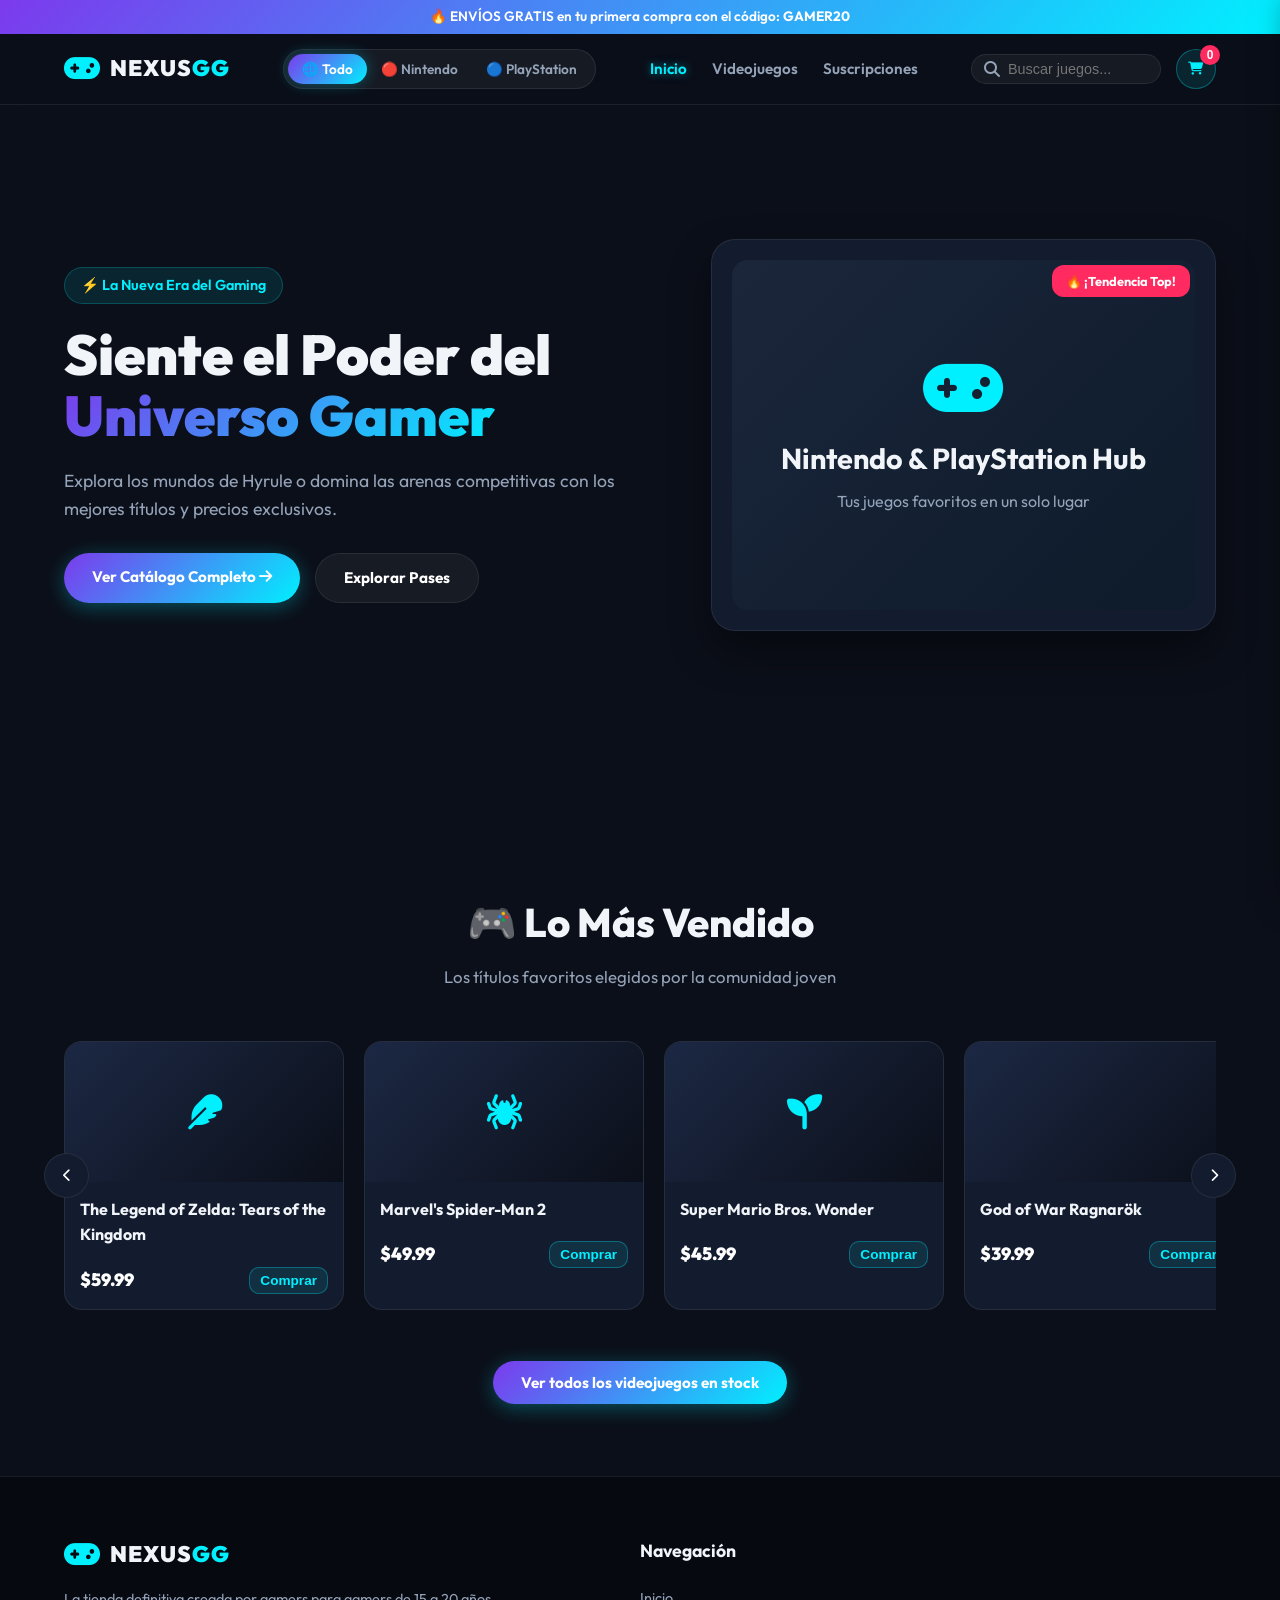
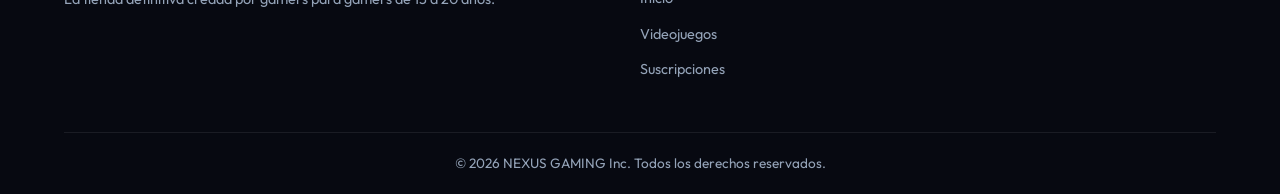
<file: index.html>
<!DOCTYPE html>
<html lang="es">
<head>
    <meta charset="UTF-8">
    <meta name="viewport" content="width=device-width, initial-scale=1.0">
    <title>NEXUS GAMING | Nintendo & PlayStation</title>
    <link rel="stylesheet" href="styles.css">
    <link href="https://fonts.googleapis.com/css2?family=Outfit:wght@400;600;700;900&display=swap" rel="stylesheet">
    <link rel="stylesheet" href="https://cdnjs.cloudflare.com/ajax/libs/font-awesome/6.4.0/css/all.min.css">
</head>
<body data-theme="all">

    <!-- HEADER & NAVBAR -->
    <header class="header">
        <div class="top-announcement">
            <span>🔥 ENVÍOS GRATIS en tu primera compra con el código: <strong>GAMER20</strong></span>
        </div>
        <nav class="navbar">
            <div class="logo" onclick="window.location.href='index.html'">
                <i class="fa-solid fa-gamepad logo-icon"></i>
                <span class="logo-text">NEXUS<span>GG</span></span>
            </div>

            <!-- Platform Switcher -->
            <div class="platform-switcher">
                <button class="switch-btn active" data-platform="all">🌐 Todo</button>
                <button class="switch-btn" data-platform="nintendo">🔴 Nintendo</button>
                <button class="switch-btn" data-platform="playstation">🔵 PlayStation</button>
            </div>

            <!-- Enlaces corregidos apuntando a los HTML reales -->
            <ul class="nav-links">
                <li><a href="index.html" class="active">Inicio</a></li>
                <li><a href="juegos.html">Videojuegos</a></li>
                <li><a href="suscripciones.html">Suscripciones</a></li>
            </ul>

            <div class="nav-actions">
                <div class="search-box">
                    <i class="fa-solid fa-magnifying-glass"></i>
                    <input type="text" id="search-input" placeholder="Buscar juegos...">
                </div>
                <button class="cart-trigger" id="cart-btn">
                    <i class="fa-solid fa-cart-shopping"></i>
                    <span class="cart-badge" id="cart-count">0</span>
                </button>
            </div>
        </nav>
    </header>

    <main>
        <!-- HERO SECTION -->
        <section id="inicio" class="hero-section">
            <div class="hero-content">
                <div class="hero-badge">⚡ La Nueva Era del Gaming</div>
                <h1>Siente el Poder del <span class="highlight">Universo Gamer</span></h1>
                <p>Explora los mundos de Hyrule o domina las arenas competitivas con los mejores títulos y precios exclusivos.</p>
                <div class="hero-buttons">
                    <a href="juegos.html" class="btn-primary">Ver Catálogo Completo <i class="fa-solid fa-arrow-right"></i></a>
                    <a href="suscripciones.html" class="btn-secondary">Explorar Pases</a>
                </div>
            </div>
            <div class="hero-banner-card">
                <div class="floating-badge">🔥 ¡Tendencia Top!</div>
                <div class="banner-img-container">
                    <div class="game-cover-art">
                        <i class="fa-solid fa-gamepad"></i>
                        <h3>Nintendo & PlayStation Hub</h3>
                        <p>Tus juegos favoritos en un solo lugar</p>
                    </div>
                </div>
            </div>
        </section>

        <!-- SECCIÓN DESTACADOS EN HOME -->
        <section class="section">
            <div class="section-header">
                <h2>🎮 Lo Más Vendido</h2>
                <p>Los títulos favoritos elegidos por la comunidad joven</p>
            </div>

            <!-- Carrusel interactivo -->
            <div class="carousel-container">
                <button class="carousel-control prev" id="carousel-prev"><i class="fa-solid fa-chevron-left"></i></button>
                <div class="carousel-track-wrapper">
                    <div class="carousel-track" id="game-carousel"></div>
                </div>
                <button class="carousel-control next" id="carousel-next"><i class="fa-solid fa-chevron-right"></i></button>
            </div>

            <div style="text-align: center; margin-top: 30px;">
                <a href="juegos.html" class="btn-primary">Ver todos los videojuegos en stock</a>
            </div>
        </section>
    </main>

    <!-- FOOTER -->
    <footer class="footer">
        <div class="footer-container">
            <div class="footer-col">
                <div class="logo">
                    <i class="fa-solid fa-gamepad logo-icon"></i>
                    <span class="logo-text">NEXUS<span>GG</span></span>
                </div>
                <p>La tienda definitiva creada por gamers para gamers de 15 a 20 años.</p>
            </div>
            <div class="footer-col">
                <h3>Navegación</h3>
                <ul>
                    <li><a href="index.html">Inicio</a></li>
                    <li><a href="juegos.html">Videojuegos</a></li>
                    <li><a href="suscripciones.html">Suscripciones</a></li>
                </ul>
            </div>
        </div>
        <div class="footer-bottom">
            <p>&copy; 2026 NEXUS GAMING Inc. Todos los derechos reservados.</p>
        </div>
    </footer>

    <!-- CARRITO LATERAL -->
    <div class="cart-sidebar" id="cart-sidebar">
        <div class="cart-header">
            <h3><i class="fa-solid fa-cart-shopping"></i> Tu Carrito (<span id="cart-count-sidebar">0</span>)</h3>
            <button class="close-cart" id="close-cart-btn"><i class="fa-solid fa-xmark"></i></button>
        </div>
        <div class="cart-items" id="cart-items-container">
            <p class="empty-cart-msg">Tu carrito está vacío 😢</p>
        </div>
        <div class="cart-footer">
            <div class="coupon-section">
                <input type="text" id="coupon-input" placeholder="Cupón (ej. GAMER20)">
                <button id="apply-coupon-btn">Aplicar</button>
            </div>
            <div class="cart-total-row">
                <span>Total:</span>
                <span id="cart-total-price">$0.00</span>
            </div>
            <button class="checkout-btn" id="checkout-btn">Proceder al Pago</button>
        </div>
    </div>
    <div class="overlay" id="overlay"></div>

    <script src="app.js"></script>
</body>
</html>
</file>
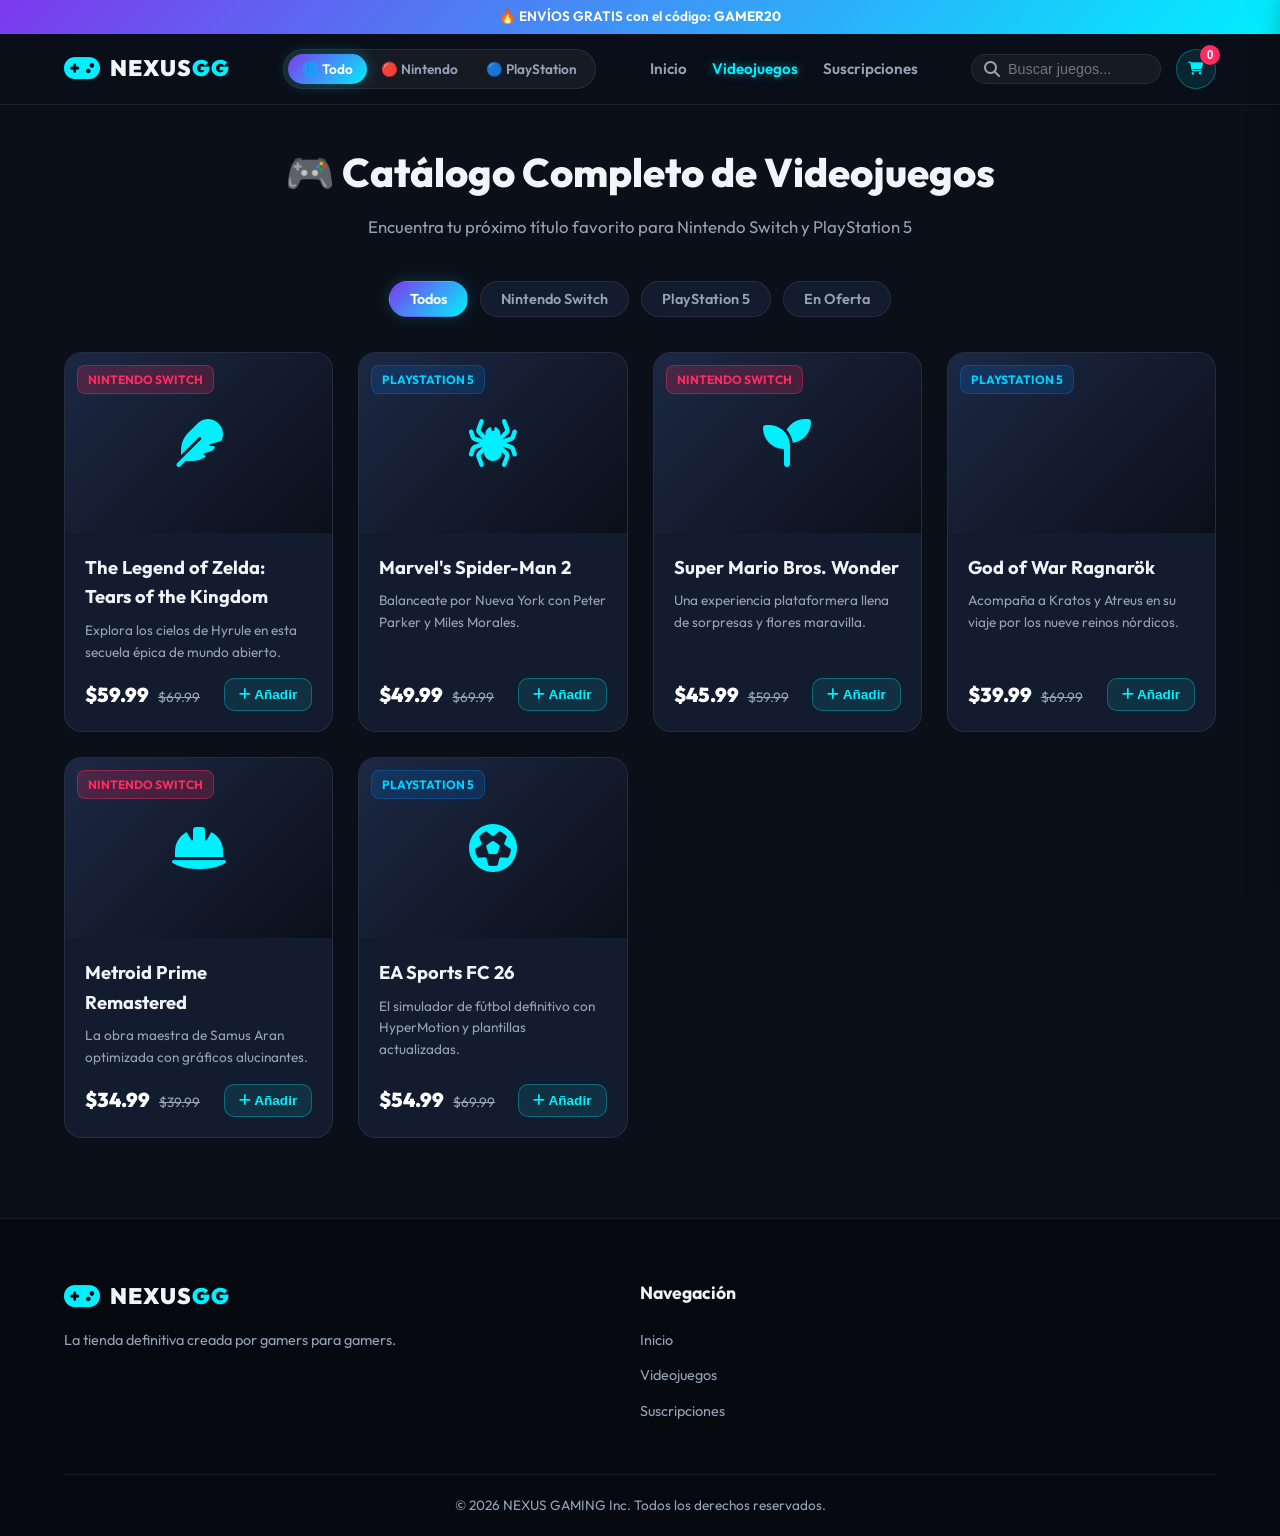
<file: juegos.html>
<!DOCTYPE html>
<html lang="es">
<head>
    <meta charset="UTF-8">
    <meta name="viewport" content="width=device-width, initial-scale=1.0">
    <title>Videojuegos | NEXUS GAMING</title>
    <link rel="stylesheet" href="styles.css">
    <link href="https://fonts.googleapis.com/css2?family=Outfit:wght@400;600;700;900&display=swap" rel="stylesheet">
    <link rel="stylesheet" href="https://cdnjs.cloudflare.com/ajax/libs/font-awesome/6.4.0/css/all.min.css">
</head>
<body data-theme="all">

    <!-- HEADER & NAVBAR -->
    <header class="header">
        <div class="top-announcement">
            <span>🔥 ENVÍOS GRATIS con el código: <strong>GAMER20</strong></span>
        </div>
        <nav class="navbar">
            <div class="logo" onclick="window.location.href='index.html'">
                <i class="fa-solid fa-gamepad logo-icon"></i>
                <span class="logo-text">NEXUS<span>GG</span></span>
            </div>

            <div class="platform-switcher">
                <button class="switch-btn active" data-platform="all">🌐 Todo</button>
                <button class="switch-btn" data-platform="nintendo">🔴 Nintendo</button>
                <button class="switch-btn" data-platform="playstation">🔵 PlayStation</button>
            </div>

            <!-- Menú apuntando correctamente a los archivos -->
            <ul class="nav-links">
                <li><a href="index.html">Inicio</a></li>
                <li><a href="juegos.html" class="active">Videojuegos</a></li>
                <li><a href="suscripciones.html">Suscripciones</a></li>
            </ul>

            <div class="nav-actions">
                <div class="search-box">
                    <i class="fa-solid fa-magnifying-glass"></i>
                    <input type="text" id="search-input" placeholder="Buscar juegos...">
                </div>
                <button class="cart-trigger" id="cart-btn">
                    <i class="fa-solid fa-cart-shopping"></i>
                    <span class="cart-badge" id="cart-count">0</span>
                </button>
            </div>
        </nav>
    </header>

    <main>
        <section class="section" style="padding-top: 140px;">
            <div class="section-header">
                <h2>🎮 Catálogo Completo de Videojuegos</h2>
                <p>Encuentra tu próximo título favorito para Nintendo Switch y PlayStation 5</p>
            </div>

            <!-- Filtros de categoría -->
            <div class="filter-pills" id="filter-pills">
                <button class="pill active" data-filter="all">Todos</button>
                <button class="pill" data-filter="nintendo">Nintendo Switch</button>
                <button class="pill" data-filter="playstation">PlayStation 5</button>
                <button class="pill" data-filter="offer">En Oferta</button>
            </div>

            <!-- Grid de Productos -->
            <div class="product-grid" id="product-grid">
                <!-- Inyectado por app.js -->
            </div>
        </section>
    </main>

    <!-- FOOTER -->
    <footer class="footer">
        <div class="footer-container">
            <div class="footer-col">
                <div class="logo">
                    <i class="fa-solid fa-gamepad logo-icon"></i>
                    <span class="logo-text">NEXUS<span>GG</span></span>
                </div>
                <p>La tienda definitiva creada por gamers para gamers.</p>
            </div>
            <div class="footer-col">
                <h3>Navegación</h3>
                <ul>
                    <li><a href="index.html">Inicio</a></li>
                    <li><a href="juegos.html">Videojuegos</a></li>
                    <li><a href="suscripciones.html">Suscripciones</a></li>
                </ul>
            </div>
        </div>
        <div class="footer-bottom">
            <p>&copy; 2026 NEXUS GAMING Inc. Todos los derechos reservados.</p>
        </div>
    </footer>

    <!-- CARRITO LATERAL -->
    <div class="cart-sidebar" id="cart-sidebar">
        <div class="cart-header">
            <h3><i class="fa-solid fa-cart-shopping"></i> Tu Carrito (<span id="cart-count-sidebar">0</span>)</h3>
            <button class="close-cart" id="close-cart-btn"><i class="fa-solid fa-xmark"></i></button>
        </div>
        <div class="cart-items" id="cart-items-container">
            <p class="empty-cart-msg">Tu carrito está vacío 😢</p>
        </div>
        <div class="cart-footer">
            <div class="coupon-section">
                <input type="text" id="coupon-input" placeholder="Cupón (ej. GAMER20)">
                <button id="apply-coupon-btn">Aplicar</button>
            </div>
            <div class="cart-total-row">
                <span>Total:</span>
                <span id="cart-total-price">$0.00</span>
            </div>
            <button class="checkout-btn" id="checkout-btn">Proceder al Pago</button>
        </div>
    </div>
    <div class="overlay" id="overlay"></div>

    <script src="app.js"></script>
</body>
</html>
</file>
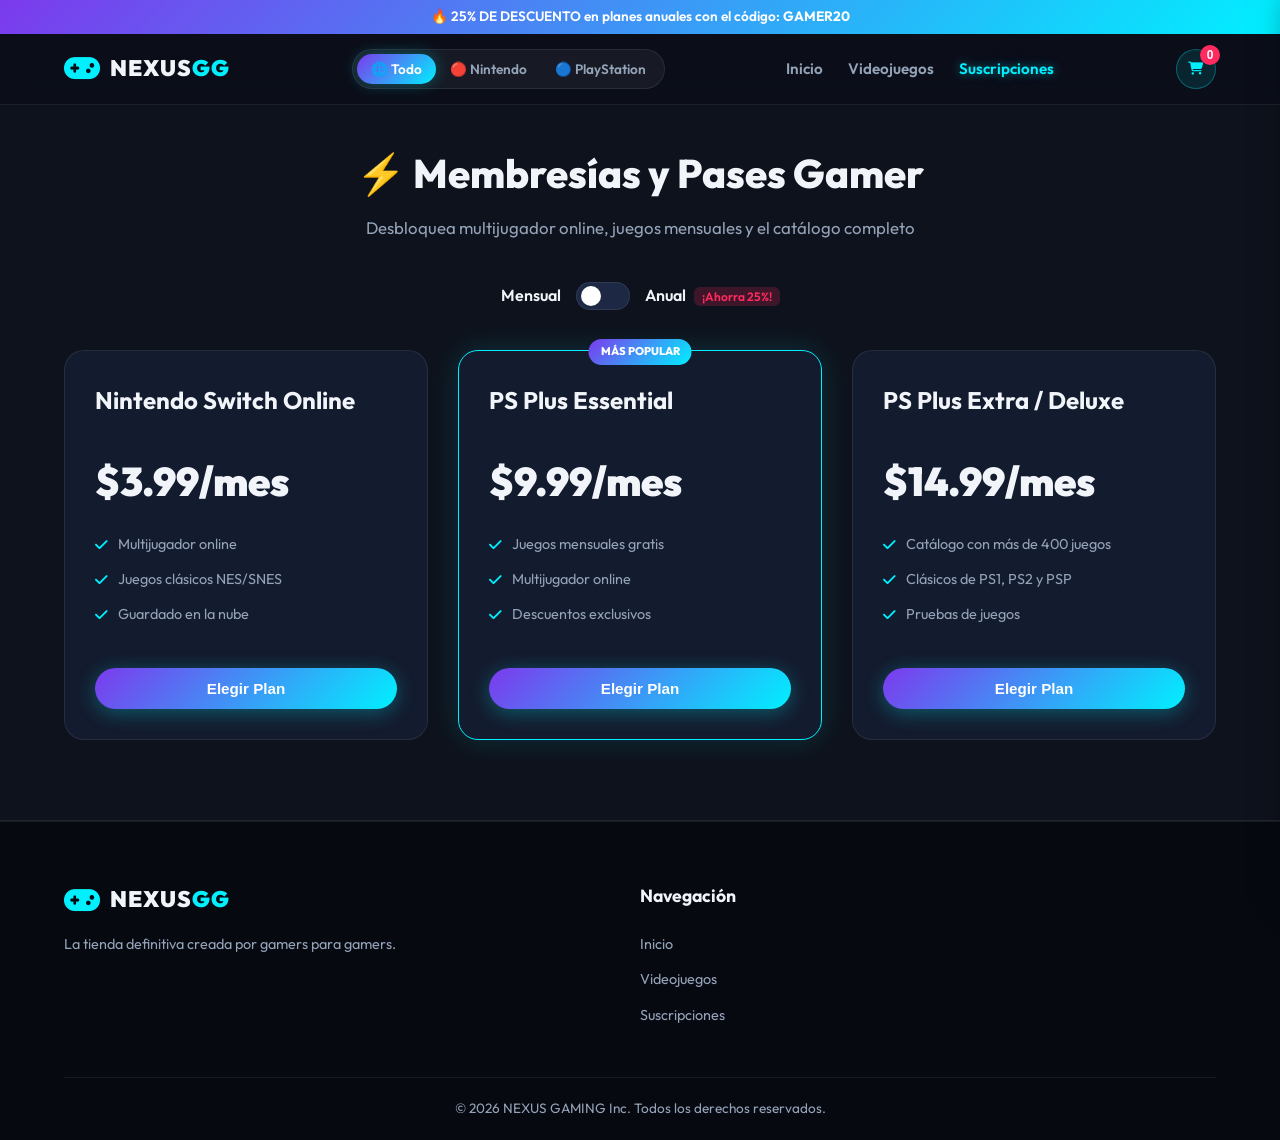
<file: suscripciones.html>
<!DOCTYPE html>
<html lang="es">
<head>
    <meta charset="UTF-8">
    <meta name="viewport" content="width=device-width, initial-scale=1.0">
    <title>Suscripciones | NEXUS GAMING</title>
    <link rel="stylesheet" href="styles.css">
    <link href="https://fonts.googleapis.com/css2?family=Outfit:wght@400;600;700;900&display=swap" rel="stylesheet">
    <link rel="stylesheet" href="https://cdnjs.cloudflare.com/ajax/libs/font-awesome/6.4.0/css/all.min.css">
</head>
<body data-theme="all">

    <!-- HEADER & NAVBAR -->
    <header class="header">
        <div class="top-announcement">
            <span>🔥 25% DE DESCUENTO en planes anuales con el código: <strong>GAMER20</strong></span>
        </div>
        <nav class="navbar">
            <div class="logo" onclick="window.location.href='index.html'">
                <i class="fa-solid fa-gamepad logo-icon"></i>
                <span class="logo-text">NEXUS<span>GG</span></span>
            </div>

            <div class="platform-switcher">
                <button class="switch-btn active" data-platform="all">🌐 Todo</button>
                <button class="switch-btn" data-platform="nintendo">🔴 Nintendo</button>
                <button class="switch-btn" data-platform="playstation">🔵 PlayStation</button>
            </div>

            <!-- Menú apuntando correctamente a los archivos -->
            <ul class="nav-links">
                <li><a href="index.html">Inicio</a></li>
                <li><a href="juegos.html">Videojuegos</a></li>
                <li><a href="suscripciones.html" class="active">Suscripciones</a></li>
            </ul>

            <div class="nav-actions">
                <button class="cart-trigger" id="cart-btn">
                    <i class="fa-solid fa-cart-shopping"></i>
                    <span class="cart-badge" id="cart-count">0</span>
                </button>
            </div>
        </nav>
    </header>

    <main>
        <section class="section alt-bg" style="padding-top: 140px;">
            <div class="section-header">
                <h2>⚡ Membresías y Pases Gamer</h2>
                <p>Desbloquea multijugador online, juegos mensuales y el catálogo completo</p>
            </div>

            <!-- Toggle de facturación mensual/anual -->
            <div class="billing-toggle-container">
                <span>Mensual</span>
                <label class="switch-toggle">
                    <input type="checkbox" id="billing-toggle">
                    <span class="slider-round"></span>
                </label>
                <span>Anual <span class="discount-badge">¡Ahorra 25%!</span></span>
            </div>

            <!-- Tarjetas de Planes -->
            <div class="pricing-grid" id="pricing-grid">
                <!-- Inyectado por app.js -->
            </div>
        </section>
    </main>

    <!-- FOOTER -->
    <footer class="footer">
        <div class="footer-container">
            <div class="footer-col">
                <div class="logo">
                    <i class="fa-solid fa-gamepad logo-icon"></i>
                    <span class="logo-text">NEXUS<span>GG</span></span>
                </div>
                <p>La tienda definitiva creada por gamers para gamers.</p>
            </div>
            <div class="footer-col">
                <h3>Navegación</h3>
                <ul>
                    <li><a href="index.html">Inicio</a></li>
                    <li><a href="juegos.html">Videojuegos</a></li>
                    <li><a href="suscripciones.html">Suscripciones</a></li>
                </ul>
            </div>
        </div>
        <div class="footer-bottom">
            <p>&copy; 2026 NEXUS GAMING Inc. Todos los derechos reservados.</p>
        </div>
    </footer>

    <!-- CARRITO LATERAL -->
    <div class="cart-sidebar" id="cart-sidebar">
        <div class="cart-header">
            <h3><i class="fa-solid fa-cart-shopping"></i> Tu Carrito (<span id="cart-count-sidebar">0</span>)</h3>
            <button class="close-cart" id="close-cart-btn"><i class="fa-solid fa-xmark"></i></button>
        </div>
        <div class="cart-items" id="cart-items-container">
            <p class="empty-cart-msg">Tu carrito está vacío 😢</p>
        </div>
        <div class="cart-footer">
            <div class="coupon-section">
                <input type="text" id="coupon-input" placeholder="Cupón (ej. GAMER20)">
                <button id="apply-coupon-btn">Aplicar</button>
            </div>
            <div class="cart-total-row">
                <span>Total:</span>
                <span id="cart-total-price">$0.00</span>
            </div>
            <button class="checkout-btn" id="checkout-btn">Proceder al Pago</button>
        </div>
    </div>
    <div class="overlay" id="overlay"></div>

    <script src="app.js"></script>
</body>
</html>
</file>
<file: styles.css>
:root {
    --bg-primary: #0b0f19;
    --bg-card: #131b2e;
    --bg-card-hover: #1c2844;
    --text-main: #f1f5f9;
    --text-muted: #94a3b8;
    --accent-nintendo: #ff2a5f;
    --accent-playstation: #0070d1;
    --accent-glow: rgba(0, 240, 255, 0.4);
    --border-color: rgba(255, 255, 255, 0.08);
    --font-main: 'Outfit', sans-serif;
    --transition: all 0.3s cubic-bezier(0.4, 0, 0.2, 1);
}

[data-theme="nintendo"] {
    --accent-primary: var(--accent-nintendo);
    --accent-gradient: linear-gradient(135deg, #ff2a5f 0%, #ff7648 100%);
}

[data-theme="playstation"] {
    --accent-primary: var(--accent-playstation);
    --accent-gradient: linear-gradient(135deg, #0070d1 0%, #00d2ff 100%);
}

[data-theme="all"] {
    --accent-primary: #7c3aed;
    --accent-gradient: linear-gradient(135deg, #7c3aed 0%, #00f0ff 100%);
}

* {
    margin: 0;
    padding: 0;
    box-sizing: border-box;
}

html {
    scroll-behavior: smooth;
}

body {
    font-family: var(--font-main);
    background-color: var(--bg-primary);
    color: var(--text-main);
    overflow-x: hidden;
    line-height: 1.6;
}

/* HEADER & NAVBAR */
.header {
    position: fixed;
    top: 0;
    left: 0;
    width: 100%;
    z-index: 1000;
    background: rgba(11, 15, 25, 0.85);
    backdrop-filter: blur(12px);
    border-bottom: 1px solid var(--border-color);
}

.top-announcement {
    background: var(--accent-gradient);
    color: white;
    text-align: center;
    font-size: 0.85rem;
    font-weight: 600;
    padding: 6px 15px;
}

.navbar {
    display: flex;
    align-items: center;
    justify-content: space-between;
    padding: 15px 5%;
    max-width: 1400px;
    margin: 0 auto;
}

.logo {
    display: flex;
    align-items: center;
    gap: 10px;
    cursor: pointer;
}

.logo-icon {
    font-size: 1.8rem;
    color: #00f0ff;
}

.logo-text {
    font-size: 1.4rem;
    font-weight: 900;
    letter-spacing: 1px;
}

.logo-text span {
    color: #00f0ff;
}

/* Platform Switcher */
.platform-switcher {
    display: flex;
    background: rgba(255, 255, 255, 0.05);
    padding: 4px;
    border-radius: 30px;
    border: 1px solid var(--border-color);
}

.switch-btn {
    background: transparent;
    border: none;
    color: var(--text-muted);
    padding: 6px 14px;
    font-size: 0.85rem;
    font-weight: 600;
    border-radius: 20px;
    cursor: pointer;
    transition: var(--transition);
    font-family: var(--font-main);
}

.switch-btn.active {
    background: var(--accent-gradient);
    color: white;
    box-shadow: 0 0 15px rgba(0, 240, 255, 0.3);
}

.nav-links {
    display: flex;
    gap: 25px;
    list-style: none;
}

.nav-links a {
    color: var(--text-muted);
    text-decoration: none;
    font-weight: 600;
    font-size: 0.95rem;
    transition: var(--transition);
}

.nav-links a:hover, .nav-links a.active {
    color: #00f0ff;
    text-shadow: 0 0 10px rgba(0, 240, 255, 0.5);
}

.nav-actions {
    display: flex;
    align-items: center;
    gap: 15px;
}

.search-box {
    display: flex;
    align-items: center;
    background: rgba(255, 255, 255, 0.05);
    border: 1px solid var(--border-color);
    padding: 6px 12px;
    border-radius: 20px;
    gap: 8px;
}

.search-box input {
    background: transparent;
    border: none;
    color: white;
    outline: none;
    font-size: 0.9rem;
    width: 140px;
}

.search-box i {
    color: var(--text-muted);
}

.cart-trigger {
    background: rgba(0, 240, 255, 0.1);
    border: 1px solid rgba(0, 240, 255, 0.3);
    color: #00f0ff;
    width: 40px;
    height: 40px;
    border-radius: 50%;
    display: flex;
    align-items: center;
    justify-content: center;
    cursor: pointer;
    position: relative;
    transition: var(--transition);
}

.cart-trigger:hover {
    background: #00f0ff;
    color: #0b0f19;
    box-shadow: 0 0 15px #00f0ff;
}

.cart-badge {
    position: absolute;
    top: -5px;
    right: -5px;
    background: #ff2a5f;
    color: white;
    font-size: 0.75rem;
    font-weight: 700;
    width: 20px;
    height: 20px;
    border-radius: 50%;
    display: flex;
    align-items: center;
    justify-content: center;
}

.mobile-menu-btn {
    display: none;
    background: none;
    border: none;
    color: white;
    font-size: 1.5rem;
    cursor: pointer;
}

/* HERO SECTION */
.hero-section {
    padding: 140px 5% 80px;
    max-width: 1400px;
    margin: 0 auto;
    display: grid;
    grid-template-columns: 1.2fr 1fr;
    gap: 40px;
    align-items: center;
    min-height: 90vh;
}

.hero-badge {
    display: inline-block;
    background: rgba(0, 240, 255, 0.1);
    color: #00f0ff;
    padding: 6px 16px;
    border-radius: 20px;
    font-size: 0.9rem;
    font-weight: 600;
    margin-bottom: 20px;
    border: 1px solid rgba(0, 240, 255, 0.2);
}

.hero-content h1 {
    font-size: 3.5rem;
    font-weight: 900;
    line-height: 1.1;
    margin-bottom: 20px;
}

.highlight {
    background: var(--accent-gradient);
    -webkit-background-clip: text;
    -webkit-text-fill-color: transparent;
}

.hero-content p {
    color: var(--text-muted);
    font-size: 1.1rem;
    margin-bottom: 30px;
}

.hero-buttons {
    display: flex;
    gap: 15px;
}

.btn-primary, .btn-secondary {
    padding: 12px 28px;
    border-radius: 30px;
    font-weight: 700;
    text-decoration: none;
    transition: var(--transition);
    cursor: pointer;
    font-size: 0.95rem;
}

.btn-primary {
    background: var(--accent-gradient);
    color: white;
    border: none;
    box-shadow: 0 4px 20px rgba(0, 240, 255, 0.3);
}

.btn-primary:hover {
    transform: translateY(-2px);
    box-shadow: 0 6px 25px rgba(0, 240, 255, 0.5);
}

.btn-secondary {
    background: rgba(255, 255, 255, 0.05);
    color: white;
    border: 1px solid var(--border-color);
}

.btn-secondary:hover {
    background: rgba(255, 255, 255, 0.1);
    border-color: rgba(255, 255, 255, 0.3);
}

.hero-banner-card {
    position: relative;
    background: var(--bg-card);
    border-radius: 24px;
    padding: 20px;
    border: 1px solid var(--border-color);
    box-shadow: 0 20px 40px rgba(0, 0, 0, 0.4);
    overflow: hidden;
}

.floating-badge {
    position: absolute;
    top: 25px;
    right: 25px;
    background: #ff2a5f;
    color: white;
    padding: 6px 14px;
    border-radius: 12px;
    font-size: 0.8rem;
    font-weight: 700;
    z-index: 2;
}

.banner-img-container {
    height: 350px;
    border-radius: 16px;
    display: flex;
    align-items: center;
    justify-content: center;
    text-align: center;
    background: linear-gradient(135deg, #1b263b 0%, #0d1b2a 100%);
    position: relative;
}

.game-cover-art i {
    font-size: 4rem;
    color: #00f0ff;
    margin-bottom: 15px;
}

.game-cover-art h3 {
    font-size: 1.8rem;
    margin-bottom: 8px;
}

.game-cover-art p {
    color: var(--text-muted);
}

/* SECTIONS & CAROUSELS */
.section {
    padding: 80px 5%;
    max-width: 1400px;
    margin: 0 auto;
}

.section.alt-bg {
    background: rgba(255, 255, 255, 0.01);
    border-top: 1px solid var(--border-color);
    border-bottom: 1px solid var(--border-color);
}

.section-header {
    text-align: center;
    margin-bottom: 40px;
}

.section-header h2 {
    font-size: 2.5rem;
    font-weight: 800;
    margin-bottom: 10px;
}

.section-header p {
    color: var(--text-muted);
    font-size: 1.05rem;
}

/* Carrusel Component */
.carousel-container {
    position: relative;
    display: flex;
    align-items: center;
    margin-bottom: 50px;
}

.carousel-track-wrapper {
    overflow: hidden;
    width: 100%;
    padding: 10px 0;
}

.carousel-track {
    display: flex;
    gap: 20px;
    transition: transform 0.4s ease;
}

.carousel-control {
    background: var(--bg-card);
    border: 1px solid var(--border-color);
    color: white;
    width: 45px;
    height: 45px;
    border-radius: 50%;
    display: flex;
    align-items: center;
    justify-content: center;
    cursor: pointer;
    position: absolute;
    z-index: 10;
    transition: var(--transition);
}

.carousel-control:hover {
    background: var(--accent-primary);
    box-shadow: 0 0 15px var(--accent-primary);
}

.carousel-control.prev { left: -20px; }
.carousel-control.next { right: -20px; }

/* Filter Pills */
.filter-pills {
    display: flex;
    justify-content: center;
    gap: 12px;
    margin-bottom: 35px;
    flex-wrap: wrap;
}

.pill {
    background: var(--bg-card);
    border: 1px solid var(--border-color);
    color: var(--text-muted);
    padding: 8px 20px;
    border-radius: 20px;
    cursor: pointer;
    font-weight: 600;
    font-size: 0.9rem;
    transition: var(--transition);
    font-family: var(--font-main);
}

.pill.active, .pill:hover {
    background: var(--accent-gradient);
    color: white;
    border-color: transparent;
    box-shadow: 0 0 15px rgba(0, 240, 255, 0.2);
}

/* Product Grid & Cards */
.product-grid {
    display: grid;
    grid-template-columns: repeat(auto-fill, minmax(260px, 1fr));
    gap: 25px;
}

.product-card {
    background: var(--bg-card);
    border-radius: 18px;
    overflow: hidden;
    border: 1px solid var(--border-color);
    transition: var(--transition);
    display: flex;
    flex-direction: column;
}

.product-card:hover {
    transform: translateY(-8px);
    border-color: rgba(0, 240, 255, 0.3);
    box-shadow: 0 15px 30px rgba(0, 0, 0, 0.5);
}

.product-thumb {
    height: 180px;
    background: linear-gradient(135deg, #1c2844 0%, #0b0f19 100%);
    display: flex;
    align-items: center;
    justify-content: center;
    position: relative;
    font-size: 3rem;
    color: #00f0ff;
}

.product-tag {
    position: absolute;
    top: 12px;
    left: 12px;
    padding: 4px 10px;
    border-radius: 8px;
    font-size: 0.75rem;
    font-weight: 700;
    text-transform: uppercase;
}

.tag-nintendo { background: rgba(255, 42, 95, 0.2); color: #ff2a5f; border: 1px solid rgba(255, 42, 95, 0.4); }
.tag-playstation { background: rgba(0, 112, 209, 0.2); color: #00d2ff; border: 1px solid rgba(0, 112, 209, 0.4); }

.product-info {
    padding: 20px;
    display: flex;
    flex-direction: column;
    flex-grow: 1;
}

.product-info h4 {
    font-size: 1.15rem;
    font-weight: 700;
    margin-bottom: 8px;
}

.product-info p {
    color: var(--text-muted);
    font-size: 0.85rem;
    margin-bottom: 15px;
    flex-grow: 1;
}

.product-footer {
    display: flex;
    align-items: center;
    justify-content: space-between;
    margin-top: auto;
}

.price {
    font-size: 1.25rem;
    font-weight: 900;
    color: white;
}

.old-price {
    font-size: 0.85rem;
    color: var(--text-muted);
    text-decoration: line-through;
    margin-left: 6px;
}

.add-cart-btn {
    background: rgba(0, 240, 255, 0.1);
    border: 1px solid rgba(0, 240, 255, 0.3);
    color: #00f0ff;
    padding: 8px 14px;
    border-radius: 10px;
    cursor: pointer;
    font-weight: 700;
    font-size: 0.85rem;
    transition: var(--transition);
}

.add-cart-btn:hover {
    background: #00f0ff;
    color: #0b0f19;
}

/* SUSCRIPCIONES PRICING */
.billing-toggle-container {
    display: flex;
    align-items: center;
    justify-content: center;
    gap: 15px;
    margin-bottom: 40px;
    font-weight: 600;
}

.switch-toggle {
    position: relative;
    display: inline-block;
    width: 54px;
    height: 28px;
}

.switch-toggle input { opacity: 0; width: 0; height: 0; }

.slider-round {
    position: absolute;
    cursor: pointer;
    top: 0; left: 0; right: 0; bottom: 0;
    background-color: #1c2844;
    transition: 0.3s;
    border-radius: 34px;
    border: 1px solid var(--border-color);
}

.slider-round:before {
    position: absolute;
    content: "";
    height: 20px;
    width: 20px;
    left: 4px;
    bottom: 3px;
    background-color: white;
    transition: 0.3s;
    border-radius: 50%;
}

input:checked + .slider-round { background-color: #00f0ff; }
input:checked + .slider-round:before { transform: translateX(26px); background-color: #0b0f19; }

.discount-badge {
    background: rgba(255, 42, 95, 0.2);
    color: #ff2a5f;
    padding: 2px 8px;
    border-radius: 6px;
    font-size: 0.75rem;
    margin-left: 5px;
}

.pricing-grid {
    display: grid;
    grid-template-columns: repeat(auto-fit, minmax(280px, 1fr));
    gap: 30px;
}

.pricing-card {
    background: var(--bg-card);
    border: 1px solid var(--border-color);
    border-radius: 20px;
    padding: 30px;
    display: flex;
    flex-direction: column;
    position: relative;
    transition: var(--transition);
}

.pricing-card.featured {
    border-color: #00f0ff;
    box-shadow: 0 0 30px rgba(0, 240, 255, 0.15);
}

.pricing-card.featured::before {
    content: "MÁS POPULAR";
    position: absolute;
    top: -12px;
    left: 50%;
    transform: translateX(-50%);
    background: var(--accent-gradient);
    color: white;
    font-size: 0.7rem;
    font-weight: 800;
    padding: 4px 12px;
    border-radius: 20px;
}

.pricing-card h3 {
    font-size: 1.5rem;
    margin-bottom: 10px;
}

.pricing-card .price-tag {
    font-size: 2.5rem;
    font-weight: 900;
    margin: 20px 0;
}

.pricing-card ul {
    list-style: none;
    margin-bottom: 30px;
    flex-grow: 1;
}

.pricing-card ul li {
    margin-bottom: 12px;
    font-size: 0.9rem;
    color: var(--text-muted);
    display: flex;
    align-items: center;
    gap: 10px;
}

.pricing-card ul li i { color: #00f0ff; }

/* BANNER PROMO */
.banner-promo {
    background: linear-gradient(135deg, #131b2e 0%, #1c133a 100%);
    border-radius: 24px;
    border: 1px solid rgba(0, 240, 255, 0.2);
    text-align: center;
    padding: 60px 20px;
    margin: 60px auto;
}

.banner-promo .tag {
    background: rgba(255, 42, 95, 0.2);
    color: #ff2a5f;
    padding: 6px 14px;
    border-radius: 20px;
    font-size: 0.85rem;
    font-weight: 700;
}

.banner-promo h2 {
    font-size: 2.8rem;
    margin: 15px 0;
}

.banner-promo p {
    color: var(--text-muted);
    max-width: 600px;
    margin: 0 auto 30px;
}

/* FOOTER */
.footer {
    background: #070911;
    border-top: 1px solid var(--border-color);
    padding: 60px 5% 20px;
}

.footer-container {
    max-width: 1400px;
    margin: 0 auto;
    display: grid;
    grid-template-columns: 2fr 1fr 1fr;
    gap: 40px;
    margin-bottom: 40px;
}

.footer-col p {
    color: var(--text-muted);
    font-size: 0.9rem;
    margin: 15px 0;
}

.social-icons {
    display: flex;
    gap: 15px;
}

.social-icons a {
    color: var(--text-muted);
    background: var(--bg-card);
    width: 38px;
    height: 38px;
    border-radius: 50%;
    display: flex;
    align-items: center;
    justify-content: center;
    transition: var(--transition);
    text-decoration: none;
    border: 1px solid var(--border-color);
}

.social-icons a:hover {
    background: #00f0ff;
    color: #0b0f19;
    box-shadow: 0 0 10px #00f0ff;
}

.footer-col h3 {
    font-size: 1.1rem;
    margin-bottom: 20px;
}

.footer-col ul {
    list-style: none;
}

.footer-col ul li {
    margin-bottom: 10px;
}

.footer-col ul li a {
    color: var(--text-muted);
    text-decoration: none;
    font-size: 0.9rem;
    transition: var(--transition);
}

.footer-col ul li a:hover { color: #00f0ff; }

.footer-bottom {
    text-align: center;
    padding-top: 20px;
    border-top: 1px solid var(--border-color);
    color: var(--text-muted);
    font-size: 0.85rem;
}

/* CART SIDEBAR */
.cart-sidebar {
    position: fixed;
    top: 0;
    right: -420px;
    width: 400px;
    height: 100%;
    background: var(--bg-card);
    box-shadow: -10px 0 30px rgba(0,0,0,0.5);
    z-index: 2000;
    transition: right 0.4s cubic-bezier(0.4, 0, 0.2, 1);
    display: flex;
    flex-direction: column;
    border-left: 1px solid var(--border-color);
}

.cart-sidebar.open { right: 0; }

.cart-header {
    padding: 20px;
    border-bottom: 1px solid var(--border-color);
    display: flex;
    align-items: center;
    justify-content: space-between;
}

.close-cart, .close-modal {
    background: none;
    border: none;
    color: var(--text-muted);
    font-size: 1.5rem;
    cursor: pointer;
    transition: var(--transition);
}

.close-cart:hover, .close-modal:hover { color: white; }

.cart-items {
    padding: 20px;
    flex-grow: 1;
    overflow-y: auto;
}

.empty-cart-msg {
    text-align: center;
    color: var(--text-muted);
    margin-top: 50px;
}

.cart-item-card {
    display: flex;
    align-items: center;
    gap: 15px;
    background: rgba(255, 255, 255, 0.02);
    padding: 12px;
    border-radius: 12px;
    margin-bottom: 12px;
    border: 1px solid var(--border-color);
}

.cart-item-info h5 { font-size: 0.95rem; }
.cart-item-info p { font-size: 0.85rem; color: #00f0ff; font-weight: 700; }

.remove-item-btn {
    margin-left: auto;
    background: none;
    border: none;
    color: #ff2a5f;
    cursor: pointer;
}

.cart-footer {
    padding: 20px;
    border-top: 1px solid var(--border-color);
    background: rgba(11, 15, 25, 0.5);
}

.coupon-section {
    display: flex;
    gap: 10px;
    margin-bottom: 15px;
}

.coupon-section input {
    flex-grow: 1;
    background: rgba(255, 255, 255, 0.05);
    border: 1px solid var(--border-color);
    padding: 8px 12px;
    border-radius: 8px;
    color: white;
    outline: none;
}

.coupon-section button {
    background: rgba(0, 240, 255, 0.1);
    border: 1px solid rgba(0, 240, 255, 0.3);
    color: #00f0ff;
    padding: 8px 14px;
    border-radius: 8px;
    cursor: pointer;
    font-weight: 600;
}

.cart-total-row {
    display: flex;
    justify-content: space-between;
    font-size: 1.2rem;
    font-weight: 800;
    margin-bottom: 15px;
}

.checkout-btn {
    width: 100%;
    background: var(--accent-gradient);
    color: white;
    border: none;
    padding: 12px;
    border-radius: 12px;
    font-weight: 700;
    cursor: pointer;
    font-size: 1rem;
}

.overlay {
    position: fixed;
    top: 0; left: 0; width: 100%; height: 100%;
    background: rgba(0, 0, 0, 0.7);
    backdrop-filter: blur(5px);
    z-index: 1500;
    opacity: 0;
    visibility: hidden;
    transition: var(--transition);
}

.overlay.active { opacity: 1; visibility: visible; }

/* MODAL */
.modal {
    position: fixed;
    top: 0; left: 0; width: 100%; height: 100%;
    z-index: 3000;
    display: flex;
    align-items: center;
    justify-content: center;
    opacity: 0;
    visibility: hidden;
    transition: var(--transition);
}

.modal.open { opacity: 1; visibility: visible; }

.modal-content {
    background: var(--bg-card);
    border: 1px solid var(--border-color);
    width: 90%;
    max-width: 600px;
    border-radius: 20px;
    padding: 30px;
    position: relative;
    box-shadow: 0 20px 50px rgba(0,0,0,0.6);
}

.close-modal {
    position: absolute;
    top: 20px;
    right: 20px;
}

/* RESPONSIVE MEDIA QUERIES */
@media (max-width: 968px) {
    .hero-section {
        grid-template-columns: 1fr;
        text-align: center;
        padding-top: 120px;
    }
    .hero-buttons { justify-content: center; }
    .nav-links, .search-box { display: none; }
    .mobile-menu-btn { display: block; }
    .footer-container { grid-template-columns: 1fr; gap: 30px; }
    .hero-content h1 { font-size: 2.8rem; }
}
</file>
